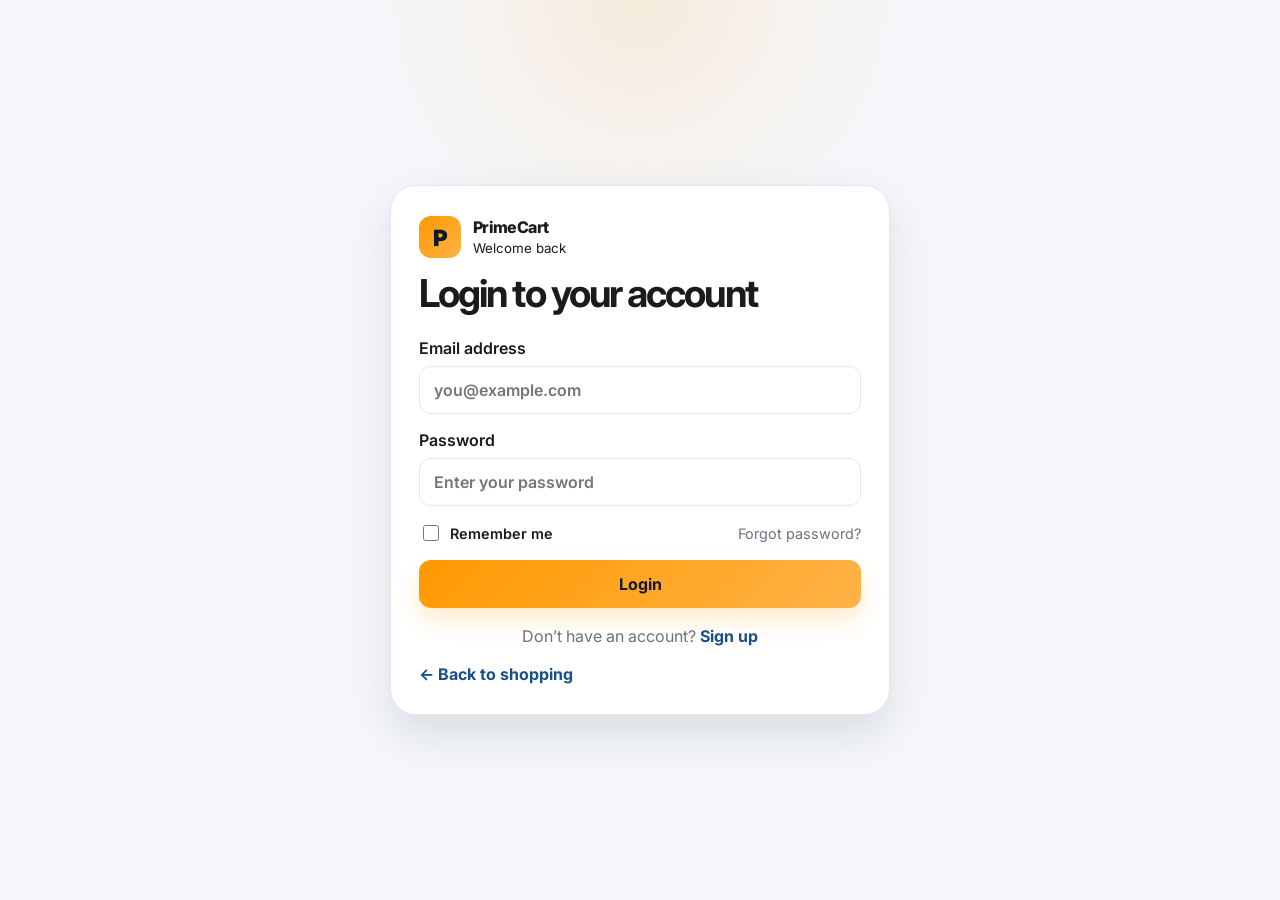
<file: login.html>
<!DOCTYPE html>
<html lang="en">
  <head>
    <meta charset="UTF-8" />
    <meta name="viewport" content="width=device-width, initial-scale=1.0" />
    <title>PrimeCart | Login</title>
    <link rel="preconnect" href="https://fonts.googleapis.com" />
    <link rel="preconnect" href="https://fonts.gstatic.com" crossorigin />
    <link
      href="https://fonts.googleapis.com/css2?family=Inter:wght@400;500;600;700;800;900&display=swap"
      rel="stylesheet"
    />
    <link rel="stylesheet" href="styles.css" />
  </head>
  <body class="auth-body">
    <div class="auth-shell">
      <div class="auth-card">
        <div class="auth-brand">
          <div class="brand-logo">P</div>
          <div>
            <div class="brand-name">PrimeCart</div>
            <small>Welcome back</small>
          </div>
        </div>

        <h2>Login to your account</h2>
        <form id="loginForm" class="auth-form">
          <label>
            Email address
            <input type="email" placeholder="you@example.com" required />
          </label>
          <label>
            Password
            <input type="password" placeholder="Enter your password" required />
          </label>

          <div class="auth-row">
            <label class="checkbox-wrap">
              <input type="checkbox" />
              <span>Remember me</span>
            </label>
            <a href="#">Forgot password?</a>
          </div>

          <button type="submit" class="primary-btn full-width">Login</button>
        </form>

        <p class="auth-footer">
          Don’t have an account?
          <a href="signup.html">Sign up</a>
        </p>
        <a class="link-back" href="index.html">← Back to shopping</a>
      </div>
    </div>

    <script src="index.js"></script>
  </body>
</html>
</file>
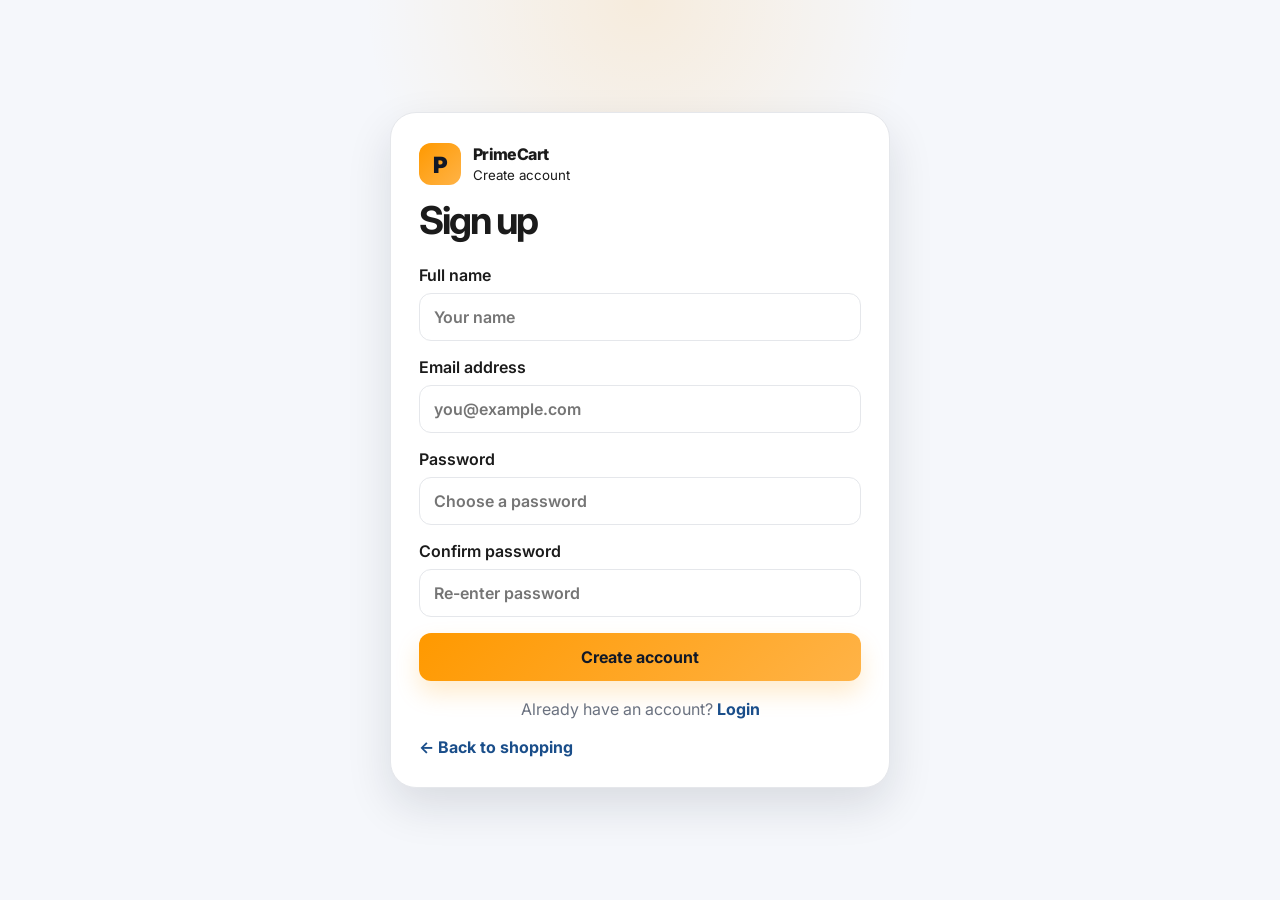
<file: signup.html>
<!DOCTYPE html>
<html lang="en">
  <head>
    <meta charset="UTF-8" />
    <meta name="viewport" content="width=device-width, initial-scale=1.0" />
    <title>PrimeCart | Sign Up</title>
    <link rel="preconnect" href="https://fonts.googleapis.com" />
    <link rel="preconnect" href="https://fonts.gstatic.com" crossorigin />
    <link
      href="https://fonts.googleapis.com/css2?family=Inter:wght@400;500;600;700;800;900&display=swap"
      rel="stylesheet"
    />
    <link rel="stylesheet" href="styles.css" />
  </head>
  <body class="auth-body">
    <div class="auth-shell">
      <div class="auth-card">
        <div class="auth-brand">
          <div class="brand-logo">P</div>
          <div>
            <div class="brand-name">PrimeCart</div>
            <small>Create account</small>
          </div>
        </div>

        <h2>Sign up</h2>
        <form id="signupForm" class="auth-form">
          <label>
            Full name
            <input type="text" placeholder="Your name" required />
          </label>
          <label>
            Email address
            <input type="email" placeholder="you@example.com" required />
          </label>
          <label>
            Password
            <input type="password" placeholder="Choose a password" required />
          </label>
          <label>
            Confirm password
            <input type="password" placeholder="Re-enter password" required />
          </label>

          <button type="submit" class="primary-btn full-width">Create account</button>
        </form>

        <p class="auth-footer">
          Already have an account?
          <a href="login.html">Login</a>
        </p>
        <a class="link-back" href="index.html">← Back to shopping</a>
      </div>
    </div>

    <script src="index.js"></script>
  </body>
</html>
</file>
<file: styles.css>
:root {
  --primary: #ff9900;
  --primary-deep: #e88800;
  --secondary: #131921;
  --accent: #1a4e8a;
  --text: #1b1b1b;
  --muted: #6b7280;
  --bg: #f5f7fb;
  --card: #ffffff;
  --line: #e5e7eb;
  --success: #18a957;
  --danger: #ef4444;
  --shadow: 0 18px 45px rgba(15, 23, 42, 0.12);
}

* {
  box-sizing: border-box;
}

html {
  scroll-behavior: smooth;
}

body {
  margin: 0;
  font-family: "Inter", sans-serif;
  background: var(--bg);
  color: var(--text);
}

a {
  text-decoration: none;
  color: inherit;
}

button,
input,
select {
  font: inherit;
}

img {
  max-width: 100%;
  display: block;
}

.container {
  width: min(1180px, calc(100% - 32px));
  margin: 0 auto;
}

.topbar {
  position: sticky;
  top: 0;
  z-index: 40;
  background: linear-gradient(135deg, #0f172a, #1f2937 40%, #111827);
  box-shadow: 0 8px 18px rgba(15, 23, 42, 0.12);
}

.nav-wrap {
  display: flex;
  align-items: center;
  justify-content: space-between;
  gap: 18px;
  min-height: 78px;
}

.brand-wrap {
  display: flex;
  align-items: center;
  gap: 12px;
  color: #fff;
  min-width: 180px;
}

.brand-logo {
  width: 42px;
  height: 42px;
  border-radius: 12px;
  display: grid;
  place-items: center;
  background: linear-gradient(135deg, var(--primary), #ffb347);
  color: #111827;
  font-weight: 900;
  font-size: 1.4rem;
}

.brand-name {
  font-weight: 800;
  letter-spacing: -0.04em;
}

.brand-wrap small {
  display: block;
  color: rgba(255, 255, 255, 0.7);
}

.search-wrap {
  flex: 1;
  display: flex;
  align-items: center;
  background: rgba(255, 255, 255, 0.14);
  border: 1px solid rgba(255, 255, 255, 0.12);
  border-radius: 12px;
  overflow: hidden;
  max-width: 600px;
}

.search-wrap input {
  flex: 1;
  border: none;
  outline: none;
  background: transparent;
  color: #fff;
  padding: 14px 18px;
}

.search-wrap input::placeholder {
  color: rgba(255, 255, 255, 0.7);
}

.search-btn {
  border: none;
  background: var(--primary);
  color: #111827;
  font-weight: 700;
  padding: 0 18px;
  height: 100%;
  min-height: 48px;
  cursor: pointer;
}

.nav-links {
  display: flex;
  align-items: center;
  gap: 18px;
  color: rgba(255, 255, 255, 0.8);
  font-size: 0.95rem;
}

.nav-links a:hover {
  color: #fff;
}

.nav-actions {
  display: flex;
  align-items: center;
  gap: 12px;
}

.nav-action-link {
  color: #fff;
  border: 1px solid rgba(255, 255, 255, 0.18);
  background: rgba(255, 255, 255, 0.05);
  border-radius: 10px;
  padding: 10px 14px;
}

.nav-action-link.signup {
  background: var(--primary);
  color: #121826;
  border-color: transparent;
  font-weight: 700;
}

.cart-btn {
  border: none;
  border-radius: 10px;
  background: #fff;
  color: var(--secondary);
  font-weight: 700;
  padding: 10px 14px;
  display: flex;
  align-items: center;
  gap: 8px;
  cursor: pointer;
}

.cart-count {
  min-width: 22px;
  height: 22px;
  border-radius: 50%;
  background: var(--primary);
  display: grid;
  place-items: center;
  font-size: 0.8rem;
}

.hero {
  padding: 56px 0 28px;
}

.hero-grid {
  display: grid;
  grid-template-columns: 1.1fr 1fr;
  align-items: center;
  gap: 38px;
}

.badge {
  display: inline-flex;
  background: rgba(255, 153, 0, 0.12);
  color: #93370d;
  border: 1px solid rgba(255, 153, 0, 0.25);
  border-radius: 999px;
  padding: 8px 12px;
  font-weight: 700;
  margin-bottom: 18px;
}

.hero-copy h1 {
  margin: 0;
  font-size: clamp(2.6rem, 5vw, 4.3rem);
  line-height: 1.08;
  letter-spacing: -0.065em;
}

.hero-copy p {
  margin: 18px 0 26px;
  font-size: 1.05rem;
  color: var(--muted);
  max-width: 560px;
}

.hero-actions {
  display: flex;
  align-items: center;
  gap: 14px;
  margin-bottom: 24px;
}

.primary-btn,
.secondary-btn,
.deal-btn {
  border-radius: 12px;
  padding: 14px 20px;
  font-weight: 700;
  display: inline-flex;
  align-items: center;
  justify-content: center;
  border: none;
  cursor: pointer;
  transition: transform 0.2s ease, box-shadow 0.2s ease;
}

.primary-btn {
  background: linear-gradient(135deg, var(--primary), #ffb347);
  color: #111827;
  box-shadow: 0 12px 24px rgba(255, 153, 0, 0.2);
}

.secondary-btn {
  background: #fff;
  color: var(--text);
  border: 1px solid var(--line);
}

.primary-btn:hover,
.secondary-btn:hover,
.deal-btn:hover,
.search-btn:hover,
.cart-btn:hover,
.nav-action-link:hover {
  transform: translateY(-1px);
}

.stat-row {
  display: flex;
  flex-wrap: wrap;
  gap: 30px;
}

.stat-row div {
  display: flex;
  flex-direction: column;
  gap: 6px;
}

.stat-row strong {
  font-size: 1.35rem;
}

.stat-row span {
  color: var(--muted);
  font-size: 0.9rem;
}

.hero-visual {
  position: relative;
  min-height: 500px;
  display: grid;
  place-items: center;
}

.main-visual {
  position: relative;
  width: min(100%, 540px);
  border-radius: 30px;
  overflow: hidden;
  box-shadow: var(--shadow);
  border: 10px solid rgba(255, 255, 255, 0.7);
}

.main-visual img {
  width: 100%;
  height: 520px;
  object-fit: cover;
}

.floating-card {
  position: absolute;
  background: rgba(255, 255, 255, 0.9);
  border: 1px solid rgba(17, 24, 39, 0.05);
  border-radius: 18px;
  box-shadow: 0 20px 40px rgba(15, 23, 42, 0.12);
  padding: 18px 20px;
  backdrop-filter: blur(16px);
  max-width: 240px;
}

.floating-card span {
  display: block;
  font-size: 0.74rem;
  text-transform: uppercase;
  letter-spacing: 0.08em;
  color: var(--primary-deep);
  font-weight: 800;
  margin-bottom: 8px;
}

.floating-card strong {
  display: block;
  margin-bottom: 6px;
  line-height: 1.35;
}

.floating-card small {
  color: var(--muted);
}

.card-one {
  left: 0;
  top: 40px;
}

.card-two {
  right: 0;
  bottom: 30px;
}

.category-strip {
  padding: 10px 0 30px;
}

.category-grid {
  display: grid;
  grid-template-columns: repeat(6, minmax(0, 1fr));
  gap: 14px;
}

.category-pill {
  border: 1px solid var(--line);
  background: #fff;
  border-radius: 14px;
  padding: 14px 18px;
  font-weight: 600;
  cursor: pointer;
  transition: all 0.2s ease;
}

.category-pill.active {
  background: rgba(255, 153, 0, 0.1);
  border-color: rgba(255, 153, 0, 0.2);
  color: #9a5300;
}

.deals-section,
.products-section,
.benefits-section {
  padding: 28px 0 48px;
}

.section-header {
  display: flex;
  align-items: end;
  justify-content: space-between;
  gap: 16px;
  margin-bottom: 22px;
}

.eyebrow {
  margin: 0 0 8px;
  font-size: 0.8rem;
  text-transform: uppercase;
  letter-spacing: 0.12em;
  color: var(--primary-deep);
  font-weight: 800;
}

.section-header h2 {
  margin: 0;
  font-size: clamp(1.8rem, 2vw, 2.6rem);
  letter-spacing: -0.05em;
}

.section-header a {
  color: var(--accent);
  font-weight: 700;
}

.deal-grid {
  display: grid;
  grid-template-columns: 1.6fr 1fr 1fr;
  gap: 20px;
}

.deal-card {
  background: linear-gradient(180deg, #ffffff, #f4f5f7);
  border: 1px solid var(--line);
  border-radius: 22px;
  padding: 22px;
  display: flex;
  align-items: center;
  justify-content: space-between;
  gap: 16px;
  box-shadow: 0 12px 24px rgba(15, 23, 42, 0.04);
}

.deal-card-large {
  min-height: 220px;
}

.deal-card h3 {
  margin: 10px 0 8px;
  font-size: clamp(1.3rem, 2vw, 2rem);
  letter-spacing: -0.04em;
}

.deal-card p {
  margin: 0 0 16px;
  color: var(--muted);
}

.mini-tag {
  display: inline-block;
  background: rgba(255, 153, 0, 0.1);
  color: #9a5300;
  border-radius: 999px;
  padding: 8px 10px;
  font-size: 0.72rem;
  font-weight: 800;
}

.deal-card img {
  width: 160px;
  height: 160px;
  object-fit: cover;
  border-radius: 18px;
}

.deal-btn {
  background: #111827;
  color: #fff;
}

.sort-group {
  display: flex;
  align-items: center;
  gap: 12px;
  color: var(--muted);
  font-weight: 600;
}

.sort-group select {
  border: 1px solid var(--line);
  background: #fff;
  border-radius: 10px;
  padding: 10px 12px;
  min-width: 180px;
}

.product-grid {
  display: grid;
  grid-template-columns: repeat(4, minmax(0, 1fr));
  gap: 24px;
}

.product-card {
  background: #fff;
  border: 1px solid var(--line);
  border-radius: 20px;
  padding: 14px;
  box-shadow: 0 12px 24px rgba(15, 23, 42, 0.04);
  display: flex;
  flex-direction: column;
  gap: 14px;
}

.product-image-wrap {
  position: relative;
  border-radius: 16px;
  overflow: hidden;
  background: #edf2f7;
}

.product-image-wrap img {
  width: 100%;
  height: 230px;
  object-fit: cover;
}

.favorite-btn {
  position: absolute;
  top: 12px;
  right: 12px;
  width: 36px;
  height: 36px;
  border-radius: 50%;
  border: none;
  background: rgba(255, 255, 255, 0.9);
  cursor: pointer;
  font-size: 1.2rem;
}

.favorite-btn.active {
  background: rgba(239, 68, 68, 0.08);
  color: var(--danger);
}

.product-badge {
  position: absolute;
  left: 12px;
  bottom: 12px;
  background: rgba(17, 24, 39, 0.85);
  color: #fff;
  border-radius: 999px;
  padding: 6px 9px;
  font-size: 0.72rem;
  font-weight: 700;
}

.product-info {
  display: flex;
  flex-direction: column;
  gap: 10px;
}

.product-name {
  margin: 0;
  font-size: 1.08rem;
  letter-spacing: -0.03em;
}

.product-meta {
  display: flex;
  justify-content: space-between;
  align-items: center;
  color: var(--muted);
  font-size: 0.9rem;
}

.rating {
  display: inline-flex;
  align-items: center;
  gap: 6px;
}

.rating span:first-child {
  color: #f59e0b;
}

.product-price-row {
  display: flex;
  align-items: end;
  justify-content: space-between;
  gap: 10px;
}

.price {
  font-size: 1.5rem;
  font-weight: 800;
  letter-spacing: -0.05em;
}

.old-price {
  color: var(--muted);
  text-decoration: line-through;
  font-size: 0.92rem;
}

.add-cart-btn {
  border: none;
  border-radius: 12px;
  background: rgba(255, 153, 0, 0.12);
  color: var(--secondary);
  font-weight: 700;
  padding: 10px 14px;
  cursor: pointer;
}

.benefit-grid {
  display: grid;
  grid-template-columns: repeat(4, minmax(0, 1fr));
  gap: 18px;
}

.benefit-grid article {
  background: #fff;
  border: 1px solid var(--line);
  border-radius: 18px;
  padding: 24px 18px;
  text-align: center;
  box-shadow: 0 10px 18px rgba(15, 23, 42, 0.03);
}

.benefit-grid span {
  font-size: 2rem;
}

.benefit-grid h3 {
  margin: 14px 0 8px;
}

.benefit-grid p {
  margin: 0;
  color: var(--muted);
}

.cart-panel {
  position: fixed;
  top: 0;
  right: 0;
  width: min(420px, 100%);
  height: 100vh;
  background: #fff;
  box-shadow: -15px 0 30px rgba(15, 23, 42, 0.12);
  transform: translateX(100%);
  transition: transform 0.28s ease;
  z-index: 80;
  display: flex;
  flex-direction: column;
}

.cart-panel.open {
  transform: translateX(0);
}

.cart-header {
  display: flex;
  align-items: center;
  justify-content: space-between;
  padding: 20px 22px;
  border-bottom: 1px solid var(--line);
}

.cart-header h3 {
  margin: 0;
  font-size: 1.6rem;
  letter-spacing: -0.04em;
}

.close-cart,
.close-modal {
  width: 36px;
  height: 36px;
  border: none;
  border-radius: 50%;
  background: #f3f4f6;
  font-size: 1.5rem;
  cursor: pointer;
}

.cart-items {
  flex: 1;
  overflow-y: auto;
  padding: 18px 22px;
  display: flex;
  flex-direction: column;
  gap: 16px;
}

.cart-item {
  display: grid;
  grid-template-columns: 90px 1fr auto;
  gap: 12px;
  padding: 12px;
  border: 1px solid var(--line);
  border-radius: 16px;
  background: #fafafa;
}

.cart-item img {
  width: 90px;
  height: 90px;
  object-fit: cover;
  border-radius: 12px;
}

.cart-item h4 {
  margin: 0 0 6px;
  font-size: 0.95rem;
}

.item-price {
  font-weight: 700;
  color: var(--text);
}

.quantity-controls {
  display: flex;
  align-items: center;
  justify-content: space-between;
  gap: 6px;
  margin-top: 8px;
}

.quantity-controls button {
  width: 26px;
  height: 26px;
  border: 1px solid var(--line);
  background: #fff;
  border-radius: 8px;
  cursor: pointer;
}

.item-quantity {
  min-width: 18px;
  text-align: center;
  font-weight: 700;
}

.item-remove {
  border: none;
  background: transparent;
  color: var(--danger);
  font-weight: 700;
  cursor: pointer;
  margin-top: 10px;
}

.cart-summary {
  padding: 18px 22px 22px;
  border-top: 1px solid var(--line);
  background: #fff;
}

.summary-row {
  display: flex;
  align-items: center;
  justify-content: space-between;
  margin-bottom: 10px;
  color: var(--muted);
}

.summary-row.total-row {
  margin-top: 14px;
  padding-top: 14px;
  border-top: 1px solid var(--line);
  color: var(--text);
  font-size: 1.08rem;
}

.checkout-btn {
  width: 100%;
  margin-top: 12px;
}

.cart-overlay {
  position: fixed;
  inset: 0;
  background: rgba(15, 23, 42, 0.38);
  opacity: 0;
  visibility: hidden;
  transition: opacity 0.2s ease, visibility 0.2s ease;
  z-index: 70;
}

.cart-overlay.open {
  opacity: 1;
  visibility: visible;
}

.modal {
  position: fixed;
  inset: 0;
  background: rgba(15, 23, 42, 0.48);
  display: grid;
  place-items: center;
  padding: 20px;
  z-index: 90;
}

.modal.hidden {
  display: none;
}

.modal-content {
  width: min(640px, 100%);
  background: #fff;
  border-radius: 22px;
  box-shadow: var(--shadow);
  padding: 22px;
}

.modal-header {
  display: flex;
  align-items: center;
  justify-content: space-between;
  margin-bottom: 20px;
}

.modal-header h3 {
  margin: 0;
  font-size: 1.8rem;
  letter-spacing: -0.04em;
}

.checkout-form {
  display: flex;
  flex-direction: column;
  gap: 18px;
}

.form-grid {
  display: grid;
  grid-template-columns: repeat(2, minmax(0, 1fr));
  gap: 16px;
}

label {
  display: flex;
  flex-direction: column;
  gap: 8px;
  color: var(--text);
  font-weight: 600;
}

input {
  border: 1px solid var(--line);
  border-radius: 12px;
  padding: 13px 14px;
  background: #fff;
}

input:focus,
select:focus {
  outline: 2px solid rgba(255, 153, 0, 0.18);
  border-color: rgba(255, 153, 0, 0.4);
}

.full-span {
  grid-column: 1 / -1;
}

.full-width {
  width: 100%;
}

.toast {
  position: fixed;
  left: 50%;
  bottom: 26px;
  transform: translateX(-50%) translateY(22px);
  opacity: 0;
  background: #111827;
  color: #fff;
  border-radius: 999px;
  padding: 12px 18px;
  font-weight: 700;
  transition: all 0.22s ease;
  z-index: 100;
}

.toast.show {
  opacity: 1;
  transform: translateX(-50%) translateY(0);
}

.auth-body {
  min-height: 100vh;
  display: grid;
  place-items: center;
  background: radial-gradient(circle at top, rgba(255, 153, 0, 0.12), transparent 25%), #f5f7fb;
}

.auth-shell {
  width: min(500px, calc(100% - 32px));
}

.auth-card {
  background: #fff;
  border: 1px solid var(--line);
  border-radius: 26px;
  box-shadow: var(--shadow);
  padding: 30px 28px;
}

.auth-brand {
  display: flex;
  align-items: center;
  gap: 12px;
  margin-bottom: 12px;
}

.auth-card h2 {
  margin: 0 0 22px;
  font-size: clamp(1.8rem, 3vw, 2.4rem);
  letter-spacing: -0.05em;
}

.auth-form {
  display: flex;
  flex-direction: column;
  gap: 16px;
}

.auth-row {
  display: flex;
  align-items: center;
  justify-content: space-between;
  gap: 10px;
  color: var(--muted);
  font-size: 0.9rem;
}

.checkbox-wrap {
  display: flex;
  flex-direction: row !important;
  align-items: center;
  gap: 8px;
}

.checkbox-wrap input {
  width: 16px;
  height: 16px;
}

.auth-footer {
  margin: 18px 0 10px;
  text-align: center;
  color: var(--muted);
}

.auth-footer a,
.link-back {
  color: var(--accent);
  font-weight: 700;
}

.link-back {
  display: inline-block;
  margin-top: 8px;
}

.hidden {
  display: none !important;
}

@media (max-width: 980px) {
  .hero-grid,
  .deal-grid,
  .product-grid,
  .benefit-grid {
    grid-template-columns: 1fr 1fr;
  }

  .nav-wrap {
    flex-wrap: wrap;
    padding: 18px 0;
  }

  .search-wrap {
    order: 3;
    width: 100%;
    max-width: 100%;
  }

  .nav-links {
    display: none;
  }
}

@media (max-width: 700px) {
  .hero-grid,
  .deal-grid,
  .product-grid,
  .benefit-grid,
  .form-grid,
  .category-grid {
    grid-template-columns: 1fr;
  }

  .hero {
    padding-top: 20px;
  }

  .section-header {
    flex-direction: column;
    align-items: flex-start;
  }

  .sort-group {
    width: 100%;
    justify-content: space-between;
  }

  .deal-card {
    flex-direction: column;
    align-items: flex-start;
  }

  .deal-card img {
    width: 100%;
    height: 200px;
  }

  .nav-actions {
    width: 100%;
    justify-content: flex-end;
  }
}
</file>
